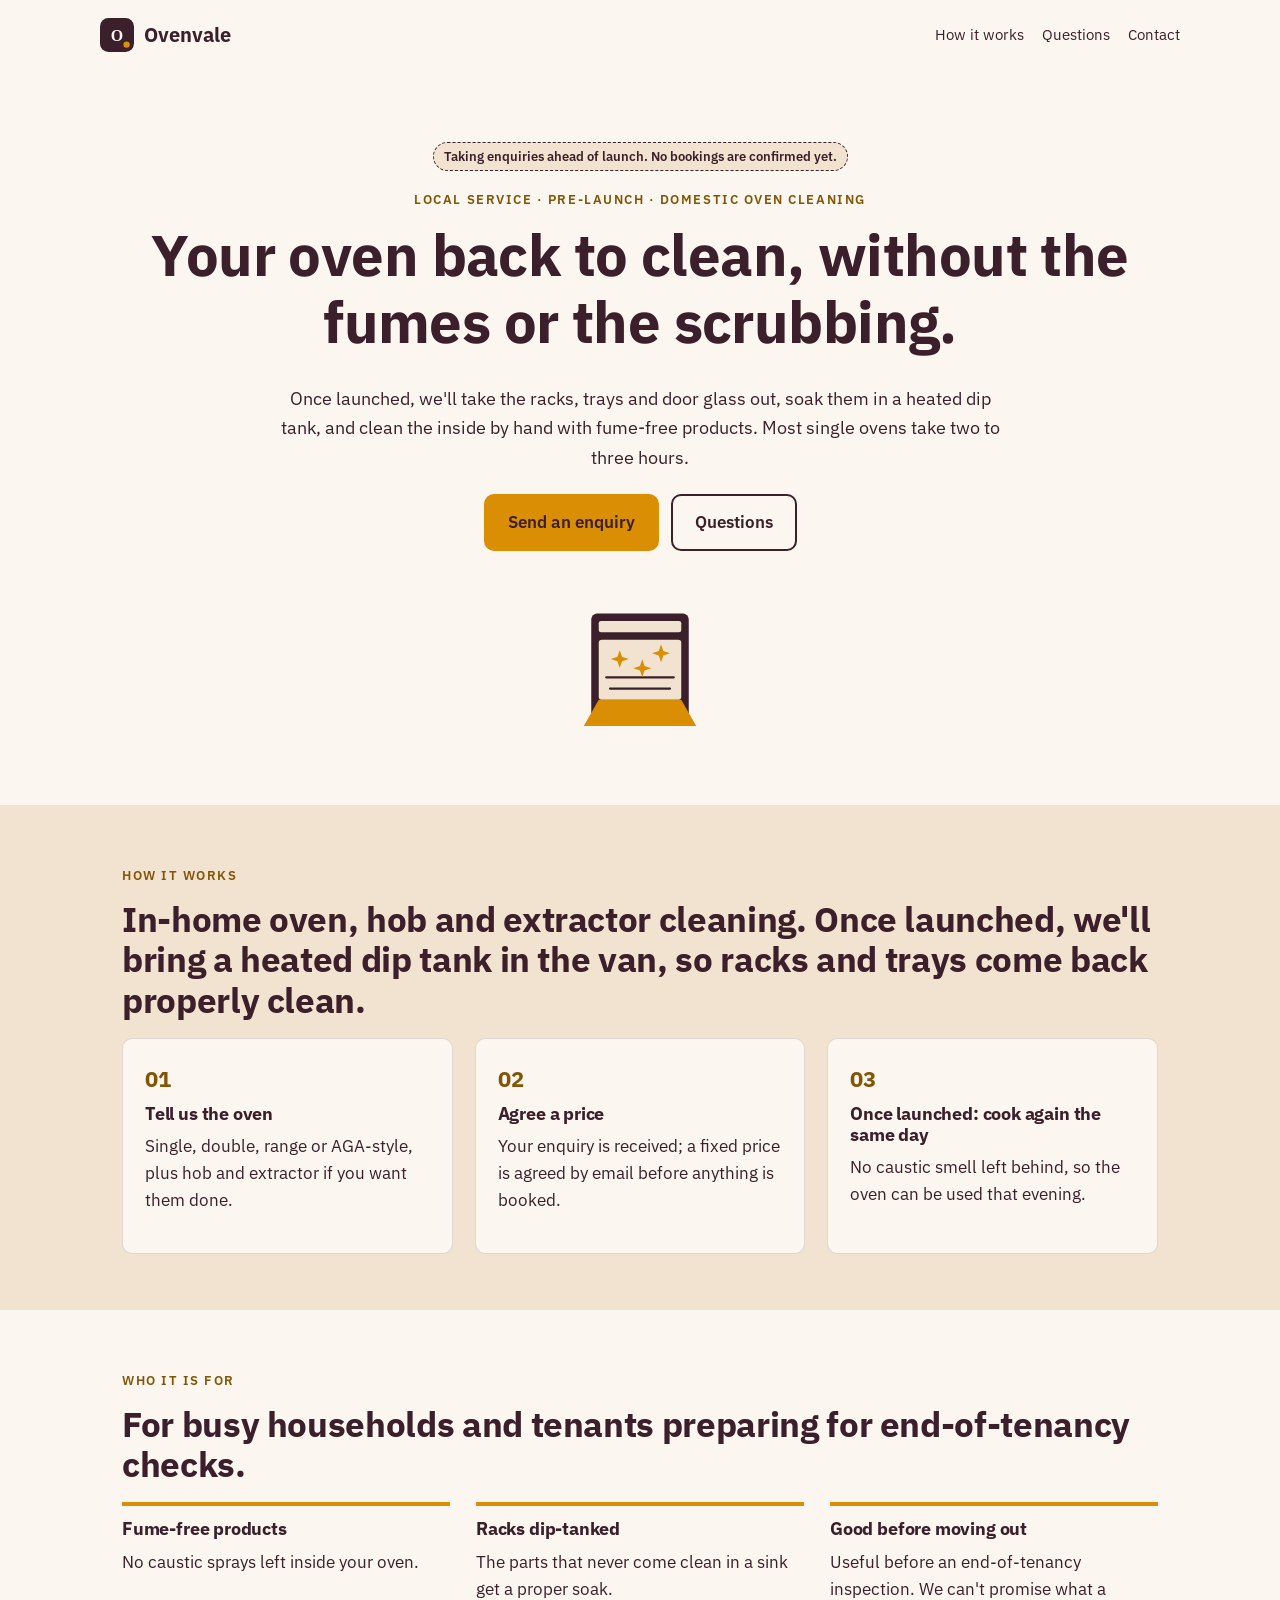
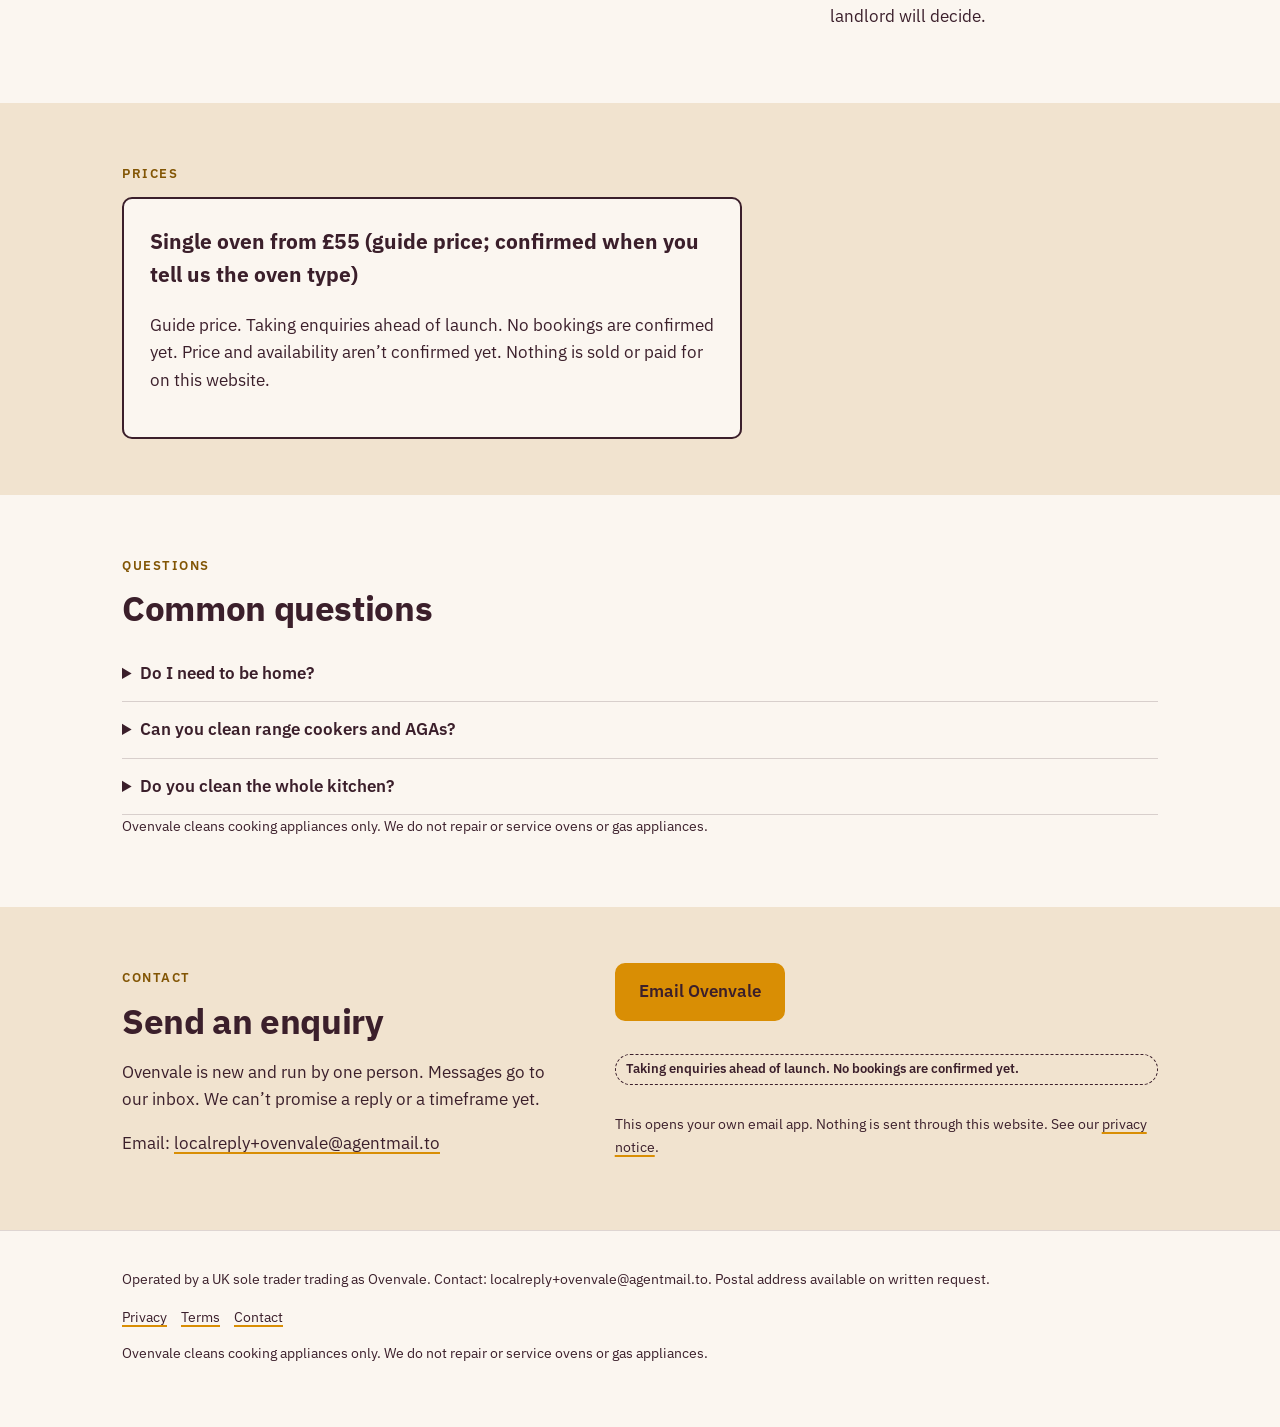
<file: index.html>
<!doctype html>
<html lang="en-GB">
<head>
<meta charset="utf-8">
<meta name="viewport" content="width=device-width, initial-scale=1">
<meta http-equiv="Content-Security-Policy" content="default-src 'self'; img-src 'self' data: https://localreplyloop.goatcounter.com; style-src 'self'; script-src 'self'; font-src 'self'; connect-src 'self'; form-action 'self'; base-uri 'self'; object-src 'none'">
<meta name="referrer" content="strict-origin-when-cross-origin">
<title>Ovenvale: Your oven back to clean, without the fumes or the scrubbing</title>
<meta name="description" content="In-home oven, hob and extractor cleaning. Once launched, we&#x27;ll bring a heated dip tank in the van, so racks and trays come back properly clean.">
<meta name="theme-color" content="#3B1F2B">
<meta property="og:type" content="website"><meta property="og:title" content="Ovenvale: Your oven back to clean, without the fumes or the scrubbing"><meta property="og:description" content="In-home oven, hob and extractor cleaning. Once launched, we&#x27;ll bring a heated dip tank in the van, so racks and trays come back properly clean.">
<meta property="og:image" content="https://evanturner557-del.github.io/ovenvale/assets/og.png"><meta property="og:image:width" content="1200"><meta property="og:image:height" content="630">
<meta property="og:image:alt" content="Ovenvale: Your oven back to clean, without the fumes or the scrubbing."><meta property="og:site_name" content="Ovenvale"><meta property="og:locale" content="en_GB">
<meta property="og:url" content="https://evanturner557-del.github.io/ovenvale/"><meta name="twitter:card" content="summary_large_image">
<link rel="canonical" href="https://evanturner557-del.github.io/ovenvale/">
<link rel="icon" href="assets/favicon.svg" type="image/svg+xml">
<link rel="stylesheet" href="assets/site.css">
<script src="assets/config.js"></script>
<script src="assets/analytics.js" defer></script>
<script src="_shared/kit.js" defer></script>
</head>
<body>
<a class="skip" href="#main">Skip to content</a>
<header><div class="wrap top"><a class="brand" href="./"><svg viewBox="0 0 64 64" aria-hidden="true" width="34" height="34"><rect width="64" height="64" rx="16" fill="#3B1F2B"/><text x="32" y="43" text-anchor="middle" font-family="Georgia, serif" font-weight="700" font-size="30" fill="#FBF6F0">O</text><circle cx="50" cy="50" r="6" fill="#D98E04"/></svg>Ovenvale</a><nav aria-label="Primary"><a href="#how">How it works</a><a href="#faq">Questions</a><a href="#contact">Contact</a></nav></div></header>
<main id="main">
<section class="hero"><div class="wrap"><span class="draft">Taking enquiries ahead of launch. No bookings are confirmed yet.</span><br><span class="eyebrow">Local service · pre-launch · Domestic oven cleaning</span><h1>Your oven back to clean, without the fumes or the scrubbing.</h1><p class="lede">Once launched, we&#x27;ll take the racks, trays and door glass out, soak them in a heated dip tank, and clean the inside by hand with fume-free products. Most single ovens take two to three hours.</p><div class="ctas"><a class="btn" href="#contact" data-cta="hero">Send an enquiry</a><a class="btn ghost" href="#faq" data-cta="hero-secondary">Questions</a></div><div class="art"><svg viewBox="0 0 400 400" aria-hidden="true" focusable="false" class="motif"><rect x="70" y="60" width="260" height="300" rx="16" fill="#3B1F2B"/><rect x="90" y="80" width="220" height="30" rx="6" fill="#F1E3CF"/><rect x="90" y="130" width="220" height="160" rx="8" fill="#F1E3CF"/><path d="M90 290 h220 l40 70 h-300z" fill="#D98E04"/><path d="M110 230 h180 M120 260 h160" fill="none" stroke="#3B1F2B" stroke-width="6" stroke-linecap="round" stroke-linejoin="round"/><path d="M140 175 l6 -18 6 18 18 6 -18 6 -6 18 -6 -18 -18 -6z" fill="#D98E04"/><path d="M250 160 l6 -18 6 18 18 6 -18 6 -6 18 -6 -18 -18 -6z" fill="#D98E04"/><path d="M200 200 l6 -18 6 18 18 6 -18 6 -6 18 -6 -18 -18 -6z" fill="#D98E04"/></svg></div></div></section>
<section class="tint" id="how"><div class="wrap"><span class="eyebrow">How it works</span><h2>In-home oven, hob and extractor cleaning. Once launched, we&#x27;ll bring a heated dip tank in the van, so racks and trays come back properly clean.</h2><div class="steps"><div class="step"><h3>Tell us the oven</h3><p>Single, double, range or AGA-style, plus hob and extractor if you want them done.</p></div><div class="step"><h3>Agree a price</h3><p>Your enquiry is received; a fixed price is agreed by email before anything is booked.</p></div><div class="step"><h3>Once launched: cook again the same day</h3><p>No caustic smell left behind, so the oven can be used that evening.</p></div></div></div></section>
<section><div class="wrap"><span class="eyebrow">Who it is for</span><h2>For busy households and tenants preparing for end-of-tenancy checks.</h2><div class="points"><div class="point"><h3>Fume-free products</h3><p>No caustic sprays left inside your oven.</p></div><div class="point"><h3>Racks dip-tanked</h3><p>The parts that never come clean in a sink get a proper soak.</p></div><div class="point"><h3>Good before moving out</h3><p>Useful before an end-of-tenancy inspection. We can&#x27;t promise what a landlord will decide.</p></div></div></div></section>
<section class="tint" id="price"><div class="wrap"><span class="eyebrow">Prices</span><div class="pricebox"><p class="price">Single oven from £55 (guide price; confirmed when you tell us the oven type)</p><p>Guide price. Taking enquiries ahead of launch. No bookings are confirmed yet. Price and availability aren’t confirmed yet. Nothing is sold or paid for on this website.</p></div></div></section>
<section id="faq"><div class="wrap"><span class="eyebrow">Questions</span><h2>Common questions</h2><details><summary>Do I need to be home?</summary><p>Someone needs to let us in and be around at the end to check the oven. You don&#x27;t need to watch.</p></details><details><summary>Can you clean range cookers and AGAs?</summary><p>Range cookers yes. For AGA-style heat-storage cookers, tell us the model first so we can check.</p></details><details><summary>Do you clean the whole kitchen?</summary><p>No. Ovens, hobs, extractors and microwaves only.</p></details><p class="fine" style="margin-top:18px">Ovenvale cleans cooking appliances only. We do not repair or service ovens or gas appliances.</p></div></section>
<section class="tint" id="contact"><div class="wrap contact-grid"><div><span class="eyebrow">Contact</span><h2>Send an enquiry</h2><p>Ovenvale is new and run by one person. Messages go to our inbox. We can’t promise a reply or a timeframe yet.</p><p>Email: <a href="mailto:localreply+ovenvale@agentmail.to">localreply+ovenvale@agentmail.to</a></p></div><div class="form contact-mail"><p><a class="btn" href="mailto:localreply+ovenvale@agentmail.to?subject=%5BOvenvale%5D%20Enquiry" data-cta="enquire">Email Ovenvale</a></p><p class="draft">Taking enquiries ahead of launch. No bookings are confirmed yet.</p><p class="hint">This opens your own email app. Nothing is sent through this website. See our <a href="privacy.html">privacy notice</a>.</p></div></div></section>
</main><footer><div class="wrap"><p>Operated by a UK sole trader trading as Ovenvale. Contact: localreply+ovenvale@agentmail.to. Postal address available on written request.</p>
<p><a href="privacy.html">Privacy</a><a href="terms.html">Terms</a><a href="./#contact">Contact</a></p>
<p class="fine">Ovenvale cleans cooking appliances only. We do not repair or service ovens or gas appliances.</p></div></footer>
</body></html>
</file>
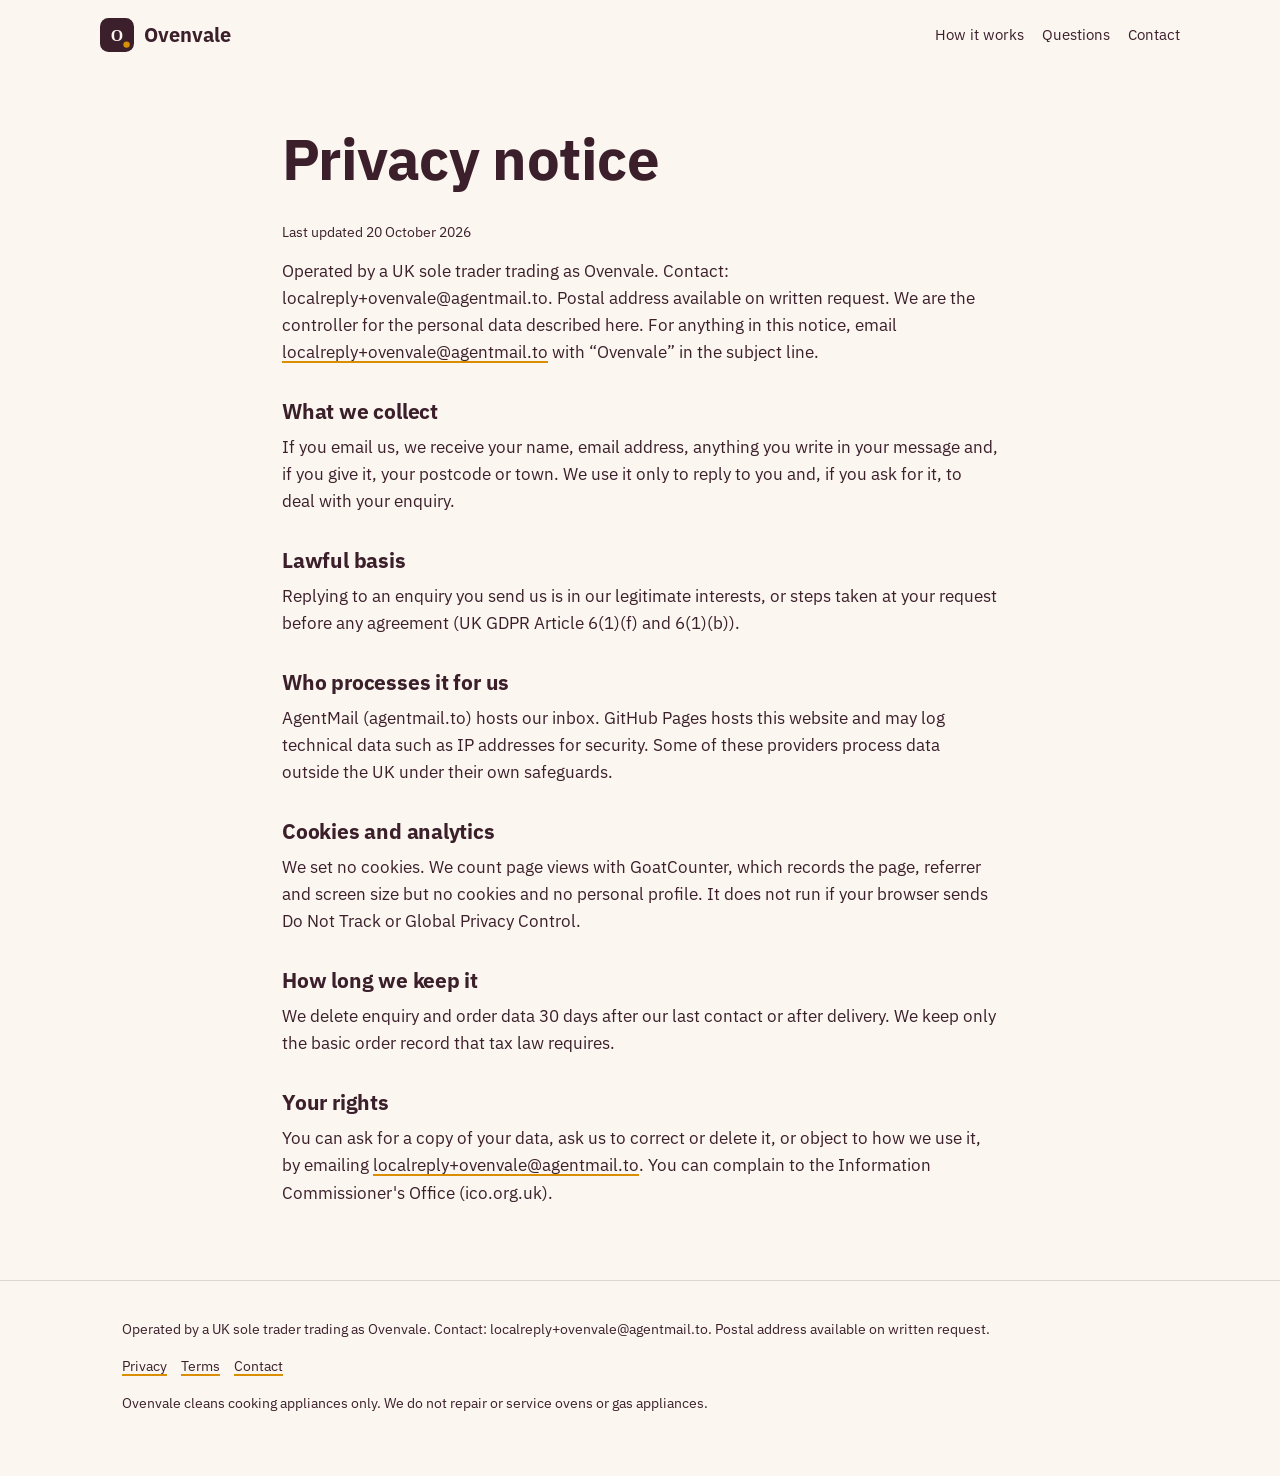
<file: privacy.html>
<!doctype html>
<html lang="en-GB">
<head>
<meta charset="utf-8">
<meta name="viewport" content="width=device-width, initial-scale=1">
<meta http-equiv="Content-Security-Policy" content="default-src 'self'; img-src 'self' data: https://localreplyloop.goatcounter.com; style-src 'self'; script-src 'self'; font-src 'self'; connect-src 'self'; form-action 'self'; base-uri 'self'; object-src 'none'">
<meta name="referrer" content="strict-origin-when-cross-origin">
<title>Privacy notice | Ovenvale</title>
<meta name="description" content="Privacy notice for Ovenvale.">
<meta name="theme-color" content="#3B1F2B">
<meta property="og:type" content="website"><meta property="og:title" content="Privacy notice | Ovenvale"><meta property="og:description" content="Privacy notice for Ovenvale.">
<meta property="og:image" content="https://evanturner557-del.github.io/ovenvale/assets/og.png"><meta property="og:image:width" content="1200"><meta property="og:image:height" content="630">
<meta property="og:image:alt" content="Ovenvale: Your oven back to clean, without the fumes or the scrubbing."><meta property="og:site_name" content="Ovenvale"><meta property="og:locale" content="en_GB">
<meta property="og:url" content="https://evanturner557-del.github.io/ovenvale/privacy.html"><meta name="twitter:card" content="summary_large_image">
<link rel="canonical" href="https://evanturner557-del.github.io/ovenvale/privacy.html">
<link rel="icon" href="assets/favicon.svg" type="image/svg+xml">
<link rel="stylesheet" href="assets/site.css">
<script src="assets/config.js"></script>
<script src="assets/analytics.js" defer></script>
<script src="_shared/kit.js" defer></script>
</head>
<body>
<a class="skip" href="#main">Skip to content</a>
<header><div class="wrap top"><a class="brand" href="./"><svg viewBox="0 0 64 64" aria-hidden="true" width="34" height="34"><rect width="64" height="64" rx="16" fill="#3B1F2B"/><text x="32" y="43" text-anchor="middle" font-family="Georgia, serif" font-weight="700" font-size="30" fill="#FBF6F0">O</text><circle cx="50" cy="50" r="6" fill="#D98E04"/></svg>Ovenvale</a><nav aria-label="Primary"><a href="#how">How it works</a><a href="#faq">Questions</a><a href="#contact">Contact</a></nav></div></header><main id="main"><section><div class="wrap legal"><h1>Privacy notice</h1><p class="fine">Last updated 20 October 2026</p>
<p><span>Operated by a UK sole trader trading as Ovenvale. Contact: localreply+ovenvale@agentmail.to. Postal address available on written request.</span> We are the controller for the personal data described here. For anything in this notice, email <a href="mailto:localreply+ovenvale@agentmail.to">localreply+ovenvale@agentmail.to</a> with “Ovenvale” in the subject line.</p>
<h2>What we collect</h2><p>If you email us, we receive your name, email address, anything you write in your message and, if you give it, your postcode or town. We use it only to reply to you and, if you ask for it, to deal with your enquiry.</p>
<h2>Lawful basis</h2><p>Replying to an enquiry you send us is in our legitimate interests, or steps taken at your request before any agreement (UK GDPR Article 6(1)(f) and 6(1)(b)).</p>
<h2>Who processes it for us</h2><p>AgentMail (agentmail.to) hosts our inbox. GitHub Pages hosts this website and may log technical data such as IP addresses for security. Some of these providers process data outside the UK under their own safeguards.</p>
<h2>Cookies and analytics</h2><p>We set no cookies. We count page views with GoatCounter, which records the page, referrer and screen size but no cookies and no personal profile. It does not run if your browser sends Do Not Track or Global Privacy Control.</p>
<h2>How long we keep it</h2><p>We delete enquiry and order data 30 days after our last contact or after delivery. We keep only the basic order record that tax law requires.</p>
<h2>Your rights</h2><p>You can ask for a copy of your data, ask us to correct or delete it, or object to how we use it, by emailing <a href="mailto:localreply+ovenvale@agentmail.to">localreply+ovenvale@agentmail.to</a>. You can complain to the Information Commissioner's Office (ico.org.uk).</p></div></section></main><footer><div class="wrap"><p>Operated by a UK sole trader trading as Ovenvale. Contact: localreply+ovenvale@agentmail.to. Postal address available on written request.</p>
<p><a href="privacy.html">Privacy</a><a href="terms.html">Terms</a><a href="./#contact">Contact</a></p>
<p class="fine">Ovenvale cleans cooking appliances only. We do not repair or service ovens or gas appliances.</p></div></footer>
</body></html>
</file>
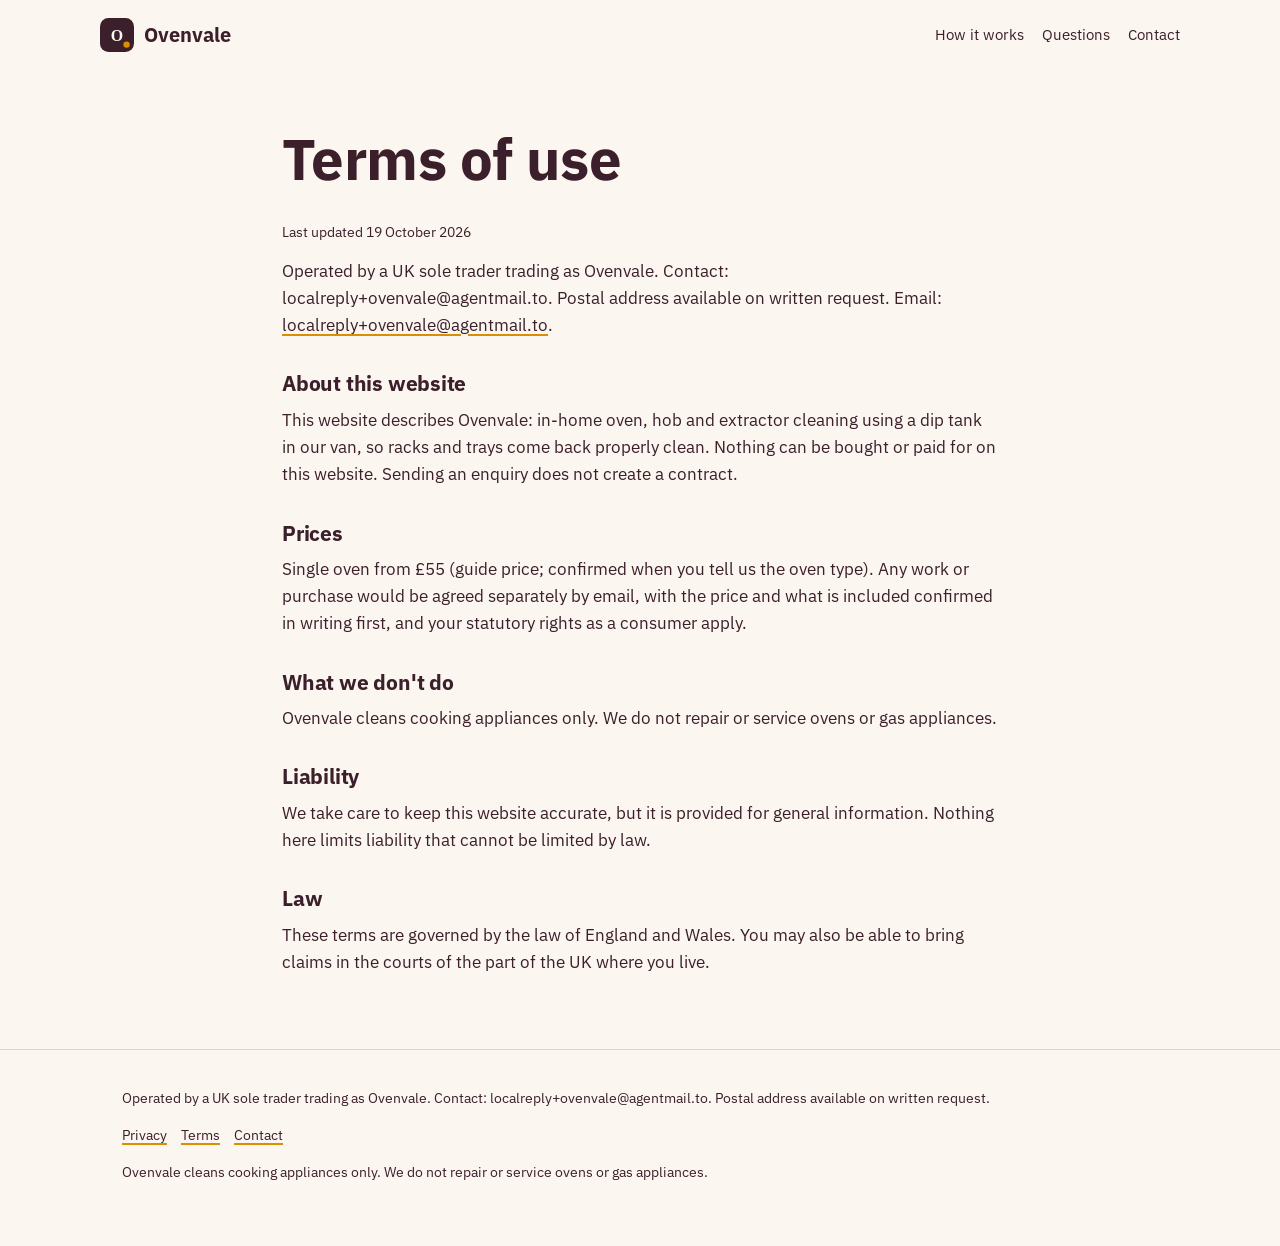
<file: terms.html>
<!doctype html>
<html lang="en-GB">
<head>
<meta charset="utf-8">
<meta name="viewport" content="width=device-width, initial-scale=1">
<meta http-equiv="Content-Security-Policy" content="default-src 'self'; img-src 'self' data: https://localreplyloop.goatcounter.com; style-src 'self'; script-src 'self'; font-src 'self'; connect-src 'self'; form-action 'self'; base-uri 'self'; object-src 'none'">
<meta name="referrer" content="strict-origin-when-cross-origin">
<title>Terms of use | Ovenvale</title>
<meta name="description" content="Terms of use for Ovenvale.">
<meta name="theme-color" content="#3B1F2B">
<meta property="og:type" content="website"><meta property="og:title" content="Terms of use | Ovenvale"><meta property="og:description" content="Terms of use for Ovenvale.">
<meta property="og:image" content="https://evanturner557-del.github.io/ovenvale/assets/og.png"><meta property="og:image:width" content="1200"><meta property="og:image:height" content="630">
<meta property="og:image:alt" content="Ovenvale: Your oven back to clean, without the fumes or the scrubbing."><meta property="og:site_name" content="Ovenvale"><meta property="og:locale" content="en_GB">
<meta property="og:url" content="https://evanturner557-del.github.io/ovenvale/terms.html"><meta name="twitter:card" content="summary_large_image">
<link rel="canonical" href="https://evanturner557-del.github.io/ovenvale/terms.html">
<link rel="icon" href="assets/favicon.svg" type="image/svg+xml">
<link rel="stylesheet" href="assets/site.css">
<script src="assets/config.js"></script>
<script src="assets/analytics.js" defer></script>
<script src="_shared/kit.js" defer></script>
</head>
<body>
<a class="skip" href="#main">Skip to content</a>
<header><div class="wrap top"><a class="brand" href="./"><svg viewBox="0 0 64 64" aria-hidden="true" width="34" height="34"><rect width="64" height="64" rx="16" fill="#3B1F2B"/><text x="32" y="43" text-anchor="middle" font-family="Georgia, serif" font-weight="700" font-size="30" fill="#FBF6F0">O</text><circle cx="50" cy="50" r="6" fill="#D98E04"/></svg>Ovenvale</a><nav aria-label="Primary"><a href="#how">How it works</a><a href="#faq">Questions</a><a href="#contact">Contact</a></nav></div></header><main id="main"><section><div class="wrap legal"><h1>Terms of use</h1><p class="fine">Last updated 19 October 2026</p>
<p><span>Operated by a UK sole trader trading as Ovenvale. Contact: localreply+ovenvale@agentmail.to. Postal address available on written request.</span> Email: <a href="mailto:localreply+ovenvale@agentmail.to">localreply+ovenvale@agentmail.to</a>.</p>
<h2>About this website</h2><p>This website describes Ovenvale: in-home oven, hob and extractor cleaning using a dip tank in our van, so racks and trays come back properly clean. Nothing can be bought or paid for on this website. Sending an enquiry does not create a contract.</p>
<h2>Prices</h2><p>Single oven from £55 (guide price; confirmed when you tell us the oven type). Any work or purchase would be agreed separately by email, with the price and what is included confirmed  in writing first, and your statutory rights as a consumer apply.</p>
<h2>What we don't do</h2><p>Ovenvale cleans cooking appliances only. We do not repair or service ovens or gas appliances.</p>
<h2>Liability</h2><p>We take care to keep this website accurate, but it is provided for general information. Nothing here limits liability that cannot be limited by law.</p>
<h2>Law</h2><p>These terms are governed by the law of England and Wales. You may also be able to bring claims in the courts of the part of the UK where you live.</p></div></section></main><footer><div class="wrap"><p>Operated by a UK sole trader trading as Ovenvale. Contact: localreply+ovenvale@agentmail.to. Postal address available on written request.</p>
<p><a href="privacy.html">Privacy</a><a href="terms.html">Terms</a><a href="./#contact">Contact</a></p>
<p class="fine">Ovenvale cleans cooking appliances only. We do not repair or service ovens or gas appliances.</p></div></footer>
</body></html>
</file>
<file: assets/site.css>
@font-face{font-family:'IBM Plex Sans';font-weight:700;font-style:normal;font-display:swap;src:url(fonts/ibm-plex-sans-latin-700-normal.woff2) format('woff2')}
@font-face{font-family:'IBM Plex Sans';font-weight:400;font-style:normal;font-display:swap;src:url(fonts/ibm-plex-sans-latin-400-normal.woff2) format('woff2')}
@font-face{font-family:'IBM Plex Sans';font-weight:600;font-style:normal;font-display:swap;src:url(fonts/ibm-plex-sans-latin-600-normal.woff2) format('woff2')}
:root{--ink:#3B1F2B;--paper:#FBF6F0;--acc:#D98E04;--acc-text:#825504;--on-acc:#3B1F2B;--acc-btn:#D98E04;--soft:#F1E3CF;--on-ink:#FBF6F0;--r:10px;--br:10px;--head:'IBM Plex Sans', system-ui, sans-serif;--body:'IBM Plex Sans', system-ui, sans-serif}
*,*::before,*::after{box-sizing:border-box}html{scroll-behavior:smooth}@media (prefers-reduced-motion:reduce){html{scroll-behavior:auto}*{transition:none!important}}
body{margin:0;font-family:var(--body);color:var(--ink);background:var(--paper);line-height:1.6;font-size:17px;-webkit-font-smoothing:antialiased}
h1,h2,h3{font-family:var(--head);line-height:1.15;margin:0 0 .5em;letter-spacing:-.01em}h1{font-size:clamp(2.1rem,5vw,3.6rem)}h2{font-size:clamp(1.5rem,3vw,2.2rem)}h3{font-size:1.15rem}
p{margin:0 0 1em}a{color:var(--ink);text-decoration-color:var(--acc);text-underline-offset:3px;text-decoration-thickness:2px}
.wrap{max-width:1080px;margin:0 auto;padding:0 22px}.skip{position:absolute;left:-999px}.skip:focus{left:12px;top:12px;background:var(--ink);color:var(--on-ink);padding:8px 12px;z-index:9}
:focus-visible{outline:3px solid var(--acc);outline-offset:2px}
.top{display:flex;align-items:center;justify-content:space-between;padding:18px 0;gap:16px}.brand{display:flex;align-items:center;gap:10px;font-family:var(--head);font-weight:700;font-size:1.25rem;text-decoration:none}
.top nav a{margin-left:18px;font-size:.95rem;text-decoration:none}.top nav a:hover{text-decoration:underline}
.btn{display:inline-block;background:var(--acc-btn);color:var(--on-acc);padding:13px 22px;border-radius:var(--br);font-weight:600;text-decoration:none;border:2px solid var(--acc-btn);cursor:pointer;font:inherit;font-weight:600}
.btn:hover{filter:none;box-shadow:inset 0 0 0 2px currentColor}.btn.ghost{background:transparent;color:var(--ink);border-color:var(--ink)}
.eyebrow{display:inline-block;font-size:.8rem;letter-spacing:.12em;text-transform:uppercase;font-weight:600;color:var(--acc-text);margin-bottom:12px}
.hero{padding:48px 0 64px}.hero .lede{font-size:1.15rem;max-width:40em}.ctas{display:flex;gap:12px;flex-wrap:wrap;margin-top:22px}
.motif{width:100%;height:auto;max-width:420px;display:block}.art{margin:0}
.draft{display:inline-block;background:var(--soft);border:1px dashed var(--ink);padding:3px 10px;border-radius:999px;font-size:.82rem;font-weight:600;margin-bottom:14px}
section{padding:56px 0}.tint{background:var(--soft)}
.steps{display:grid;grid-template-columns:repeat(auto-fit,minmax(220px,1fr));gap:22px;counter-reset:s}
.step{padding:22px;border-radius:var(--r);background:var(--paper);border:1px solid color-mix(in srgb,var(--ink) 14%,transparent)}
.step::before{counter-increment:s;content:"0" counter(s);font-family:var(--head);font-weight:700;color:var(--acc-text);display:block;font-size:1.4rem;margin-bottom:6px}
.points{display:grid;grid-template-columns:repeat(auto-fit,minmax(240px,1fr));gap:26px}.point h3{border-top:4px solid var(--acc);padding-top:12px}
.price{font-family:var(--head);font-size:1.3rem;font-weight:700}.pricebox{border:2px solid var(--ink);border-radius:var(--r);padding:26px;max-width:620px;background:var(--paper)}
details{border-bottom:1px solid color-mix(in srgb,var(--ink) 18%,transparent);padding:14px 0}summary{cursor:pointer;font-weight:600}details p{margin-top:10px}
.form{display:grid;gap:14px;max-width:620px}.form label{font-weight:600;font-size:.95rem;display:block;margin-bottom:4px}
.form input,.form textarea,.form select{width:100%;padding:12px;border:1.5px solid color-mix(in srgb,var(--ink) 40%,transparent);border-radius:calc(var(--r)/2);font:inherit;background:#fff;color:#111}
.form textarea{min-height:120px}.hint,.fine{font-size:.88rem}.form-status{font-weight:600}
.contact-grid{display:grid;grid-template-columns:1fr 1.2fr;gap:40px}@media(max-width:800px){.contact-grid{grid-template-columns:1fr}.top nav a:not([href="#contact"]){display:none}.top nav a{margin-left:0;padding:10px 0;font-weight:600}}
footer{padding:36px 0 48px;font-size:.9rem;border-top:1px solid color-mix(in srgb,var(--ink) 15%,transparent)}footer a{margin-right:14px}
.tool{background:var(--paper);border:2px solid var(--ink);border-radius:var(--r);padding:26px;max-width:640px}.tool .row{display:grid;grid-template-columns:1fr 140px;gap:12px;align-items:center;margin-bottom:10px}
.tool input[type=number]{padding:10px;border:1.5px solid var(--ink);border-radius:8px;font:inherit;width:100%}.result{margin-top:16px;padding:16px;background:var(--soft);border-radius:calc(var(--r)/2);min-height:3em}
.check h3{margin-top:18px}.check label{display:flex;gap:10px;align-items:flex-start;padding:6px 0}.check input{width:20px;height:20px;accent-color:var(--acc)}
.legal{max-width:760px}.legal h2{font-size:1.3rem;margin-top:1.6em}
.hero{text-align:center;padding-top:72px}.hero .lede{margin:0 auto}.hero .ctas{justify-content:center}.hero .art{max-width:520px;margin:40px auto 0}.hero .art svg{max-width:none;height:150px;width:100%;border-radius:var(--r)}
</file>
